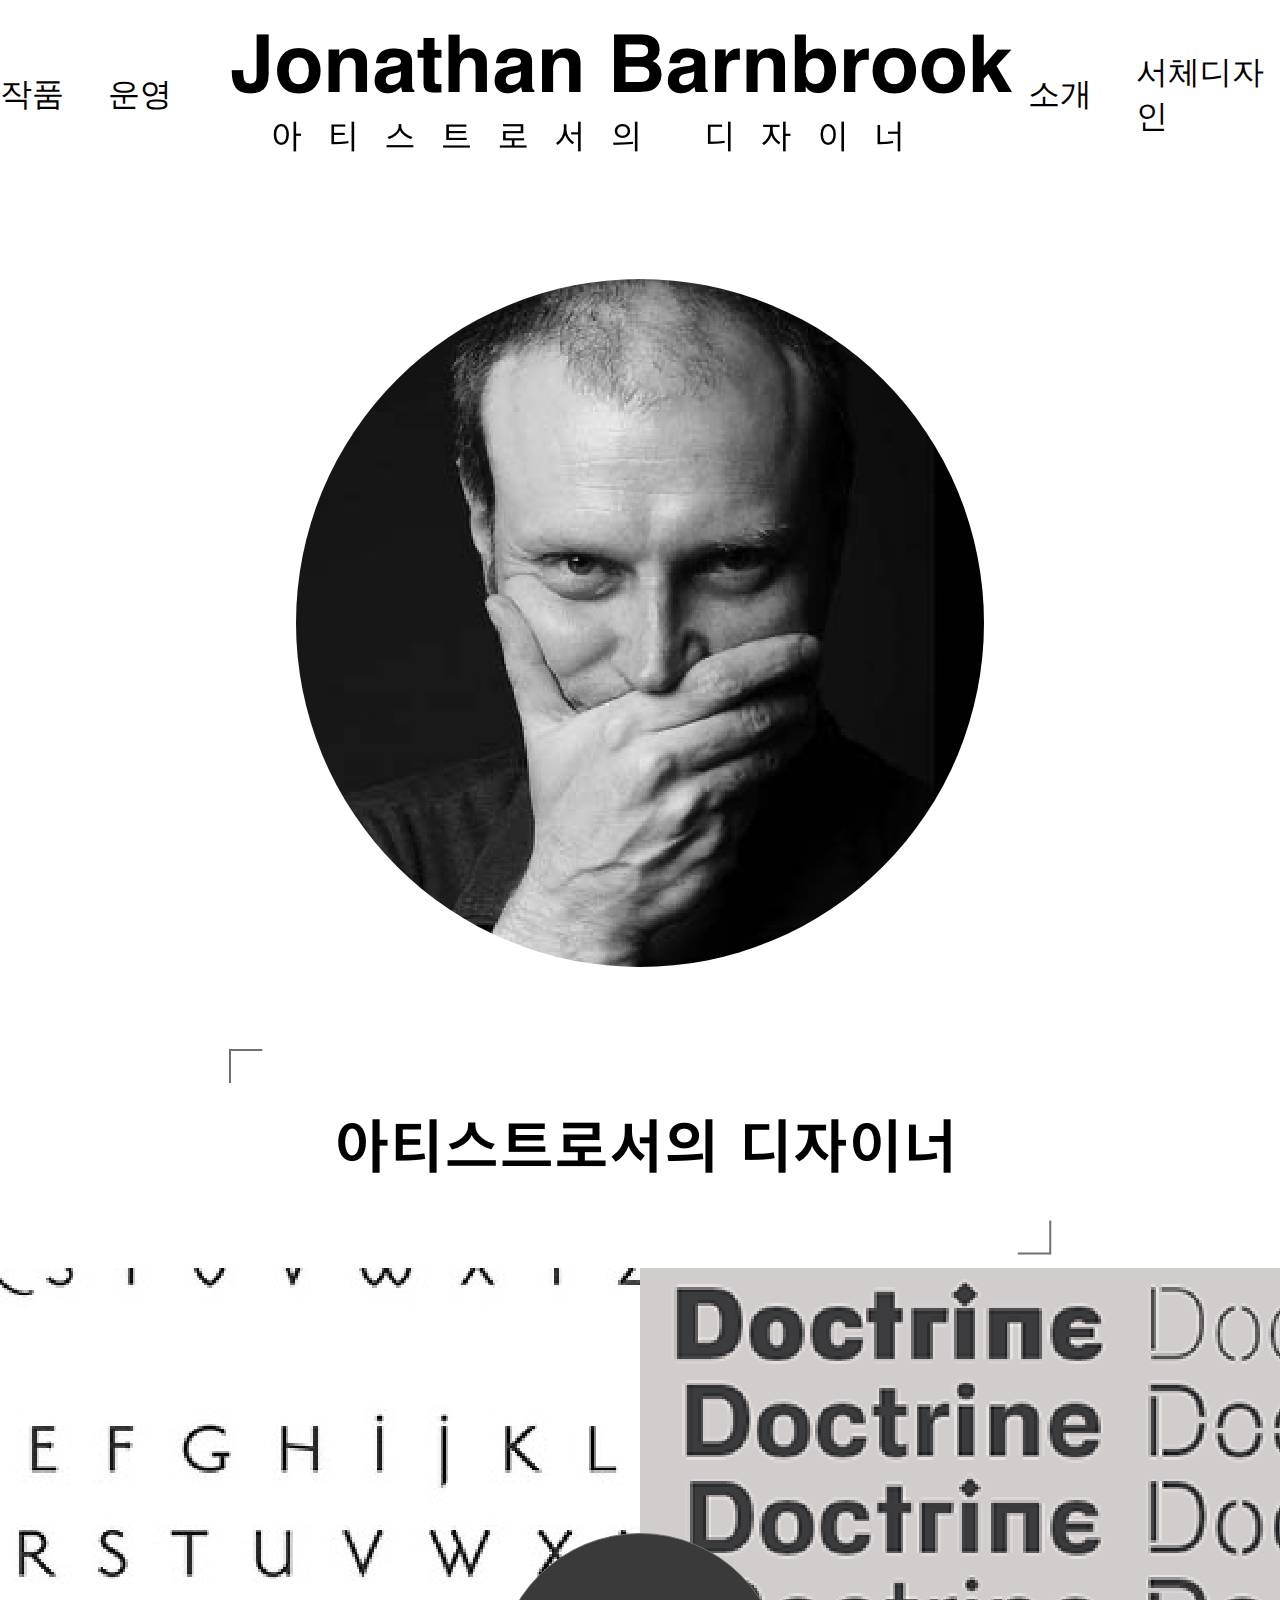
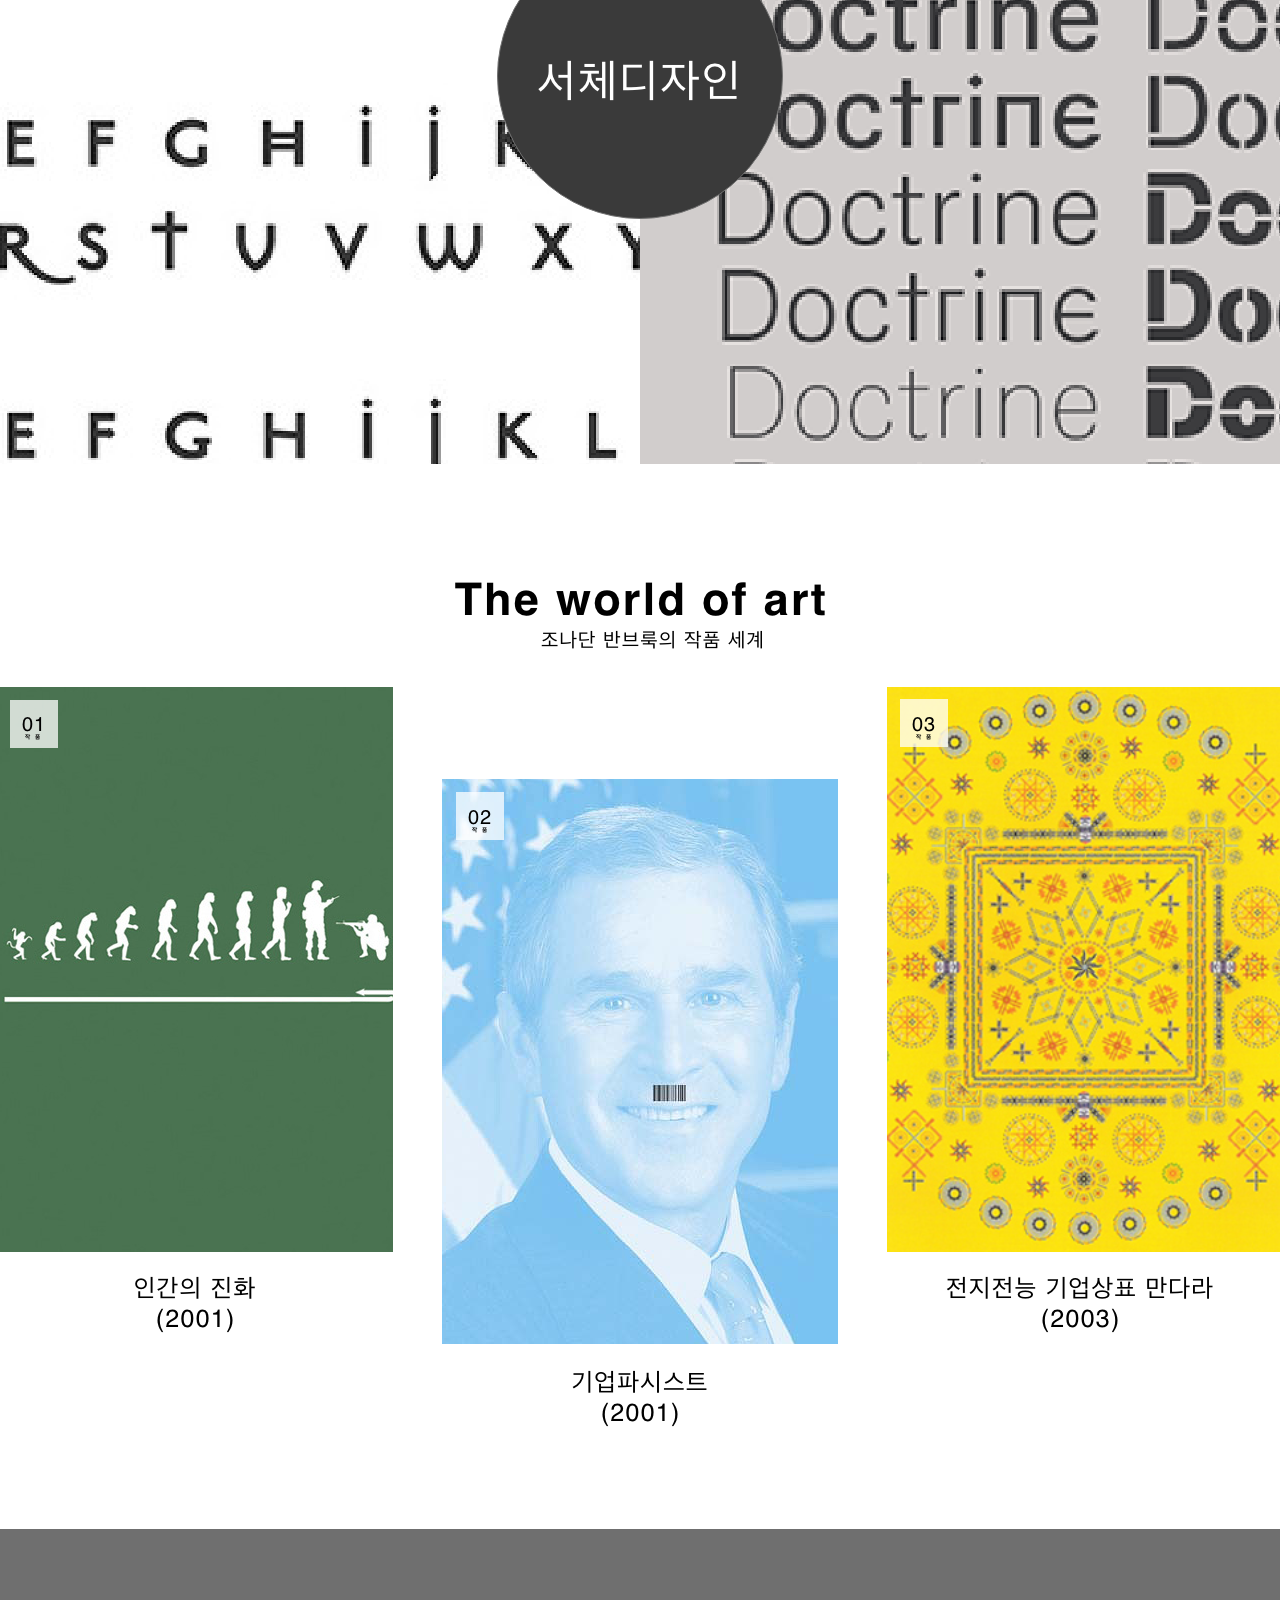
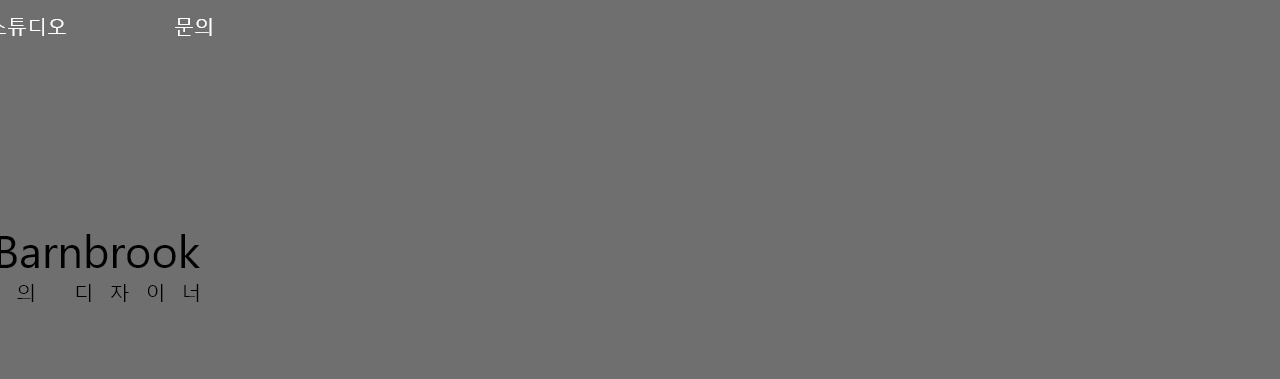
<file: index.html>
<!DOCTYPE html>
<html lang="ko" dir="ltr">
  <head>
    <meta charset="utf-8">
    <title>jonathanbarnbrook</title>
    <link rel="stylesheet" href="master.css">
  </head>
  <body>
    <header>
     <nav>
       <ul>
         <li class="menu3"><a href="sub2.html">작품</a></li>
         <li class="menu3"><a href="sub3.html">운영</a></li>
         <li class="menu1"><img src="img/logo_01.png" alt="logo"></li>
         <li class="menu3"><a href="sub1.html">소개</a></li>
         <li class="menu4"><a href="sub.html">서체디자인</a></li>
      </ul>
     </nav>
    </header>
  <section>
    <div class="main">
     <img src="img/main_face_01.png" alt="메인얼굴">
   </div>

<div class="letter">
  <img src="img/main_letter_01.png" alt="메인글귀">
</div>

<div class="design">
  <img src="img/main_meua_01.png" alt="서체디자인">
</div>

<div class="worldart">
  <img src="img/main_meua_02.png" alt="서브글귀">
</div>

<div class="art">
  <img src="img/main_photo_02.png" alt="작품">
</div>

<div class="gray">
  <img src="img/main_meua_04.png" alt="">

</div>





 </section>
 <footer>
 </footer>
  </body>
</html>
</file>
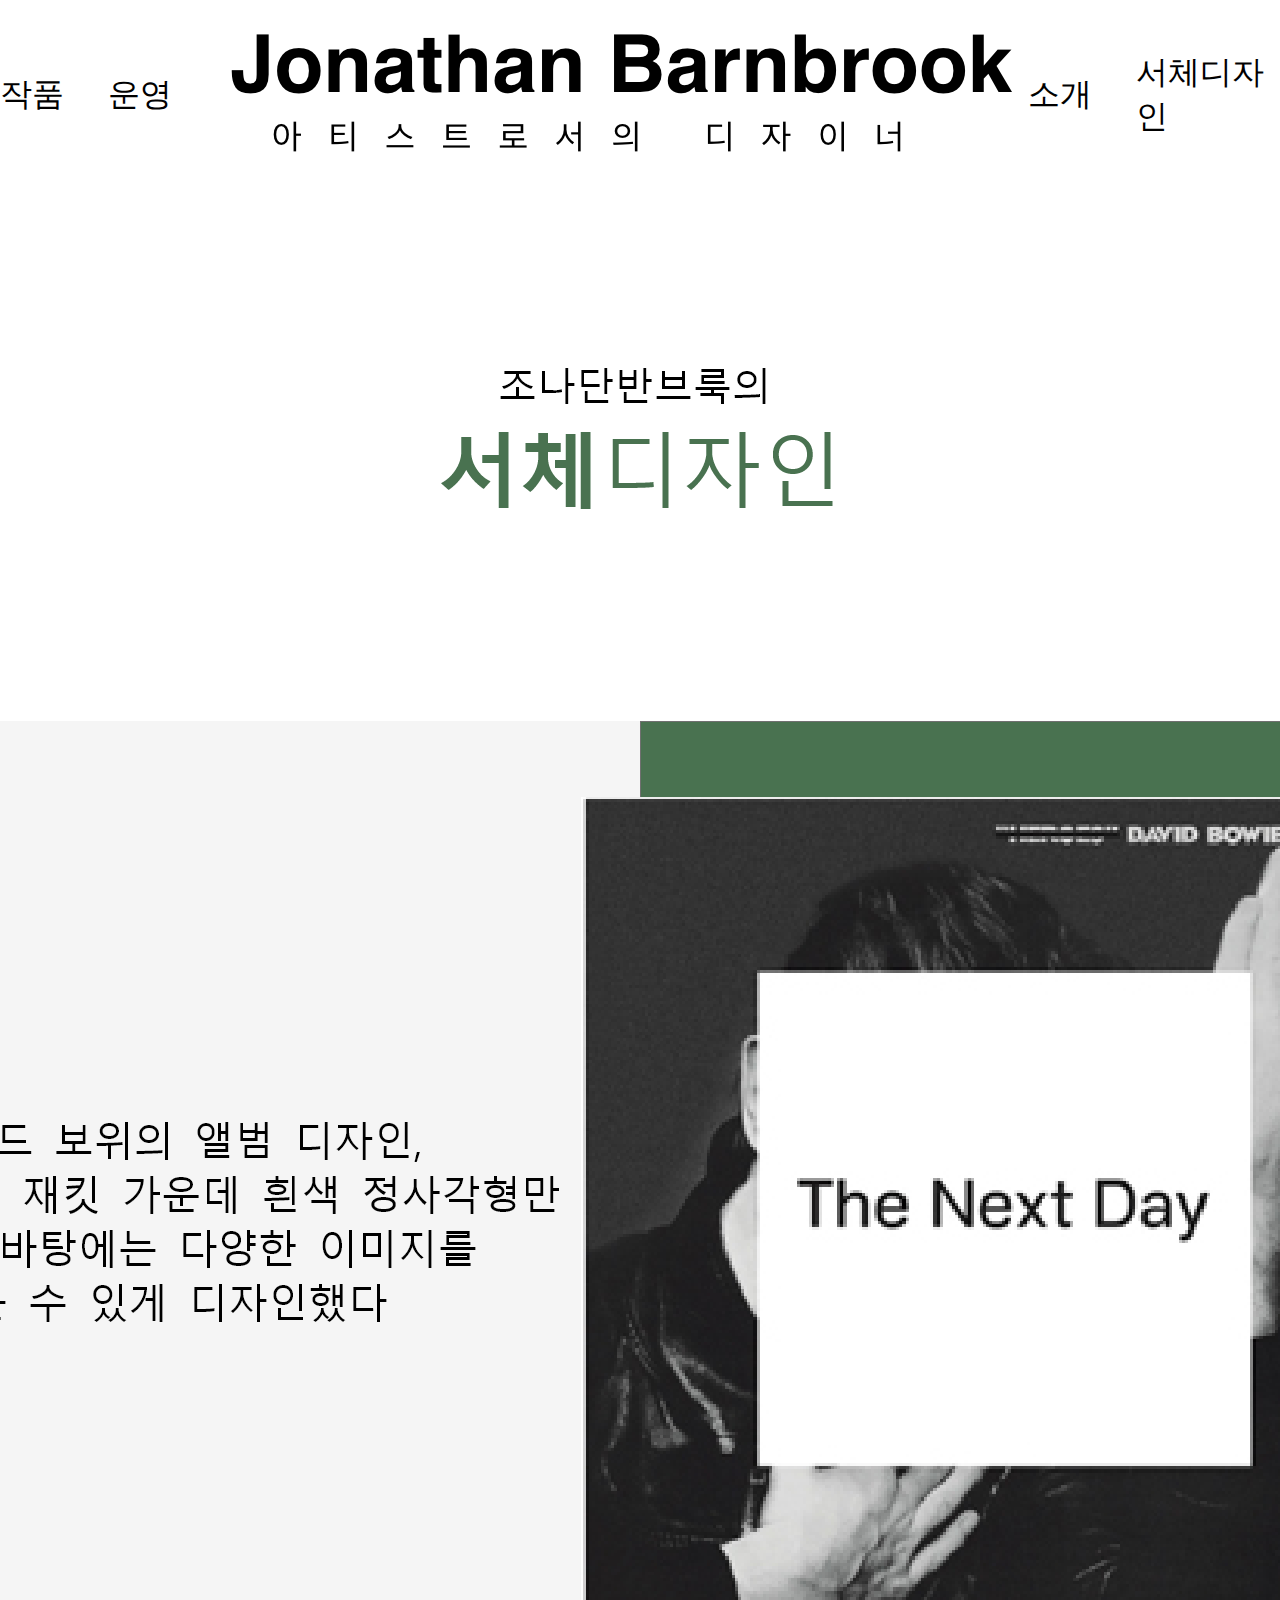
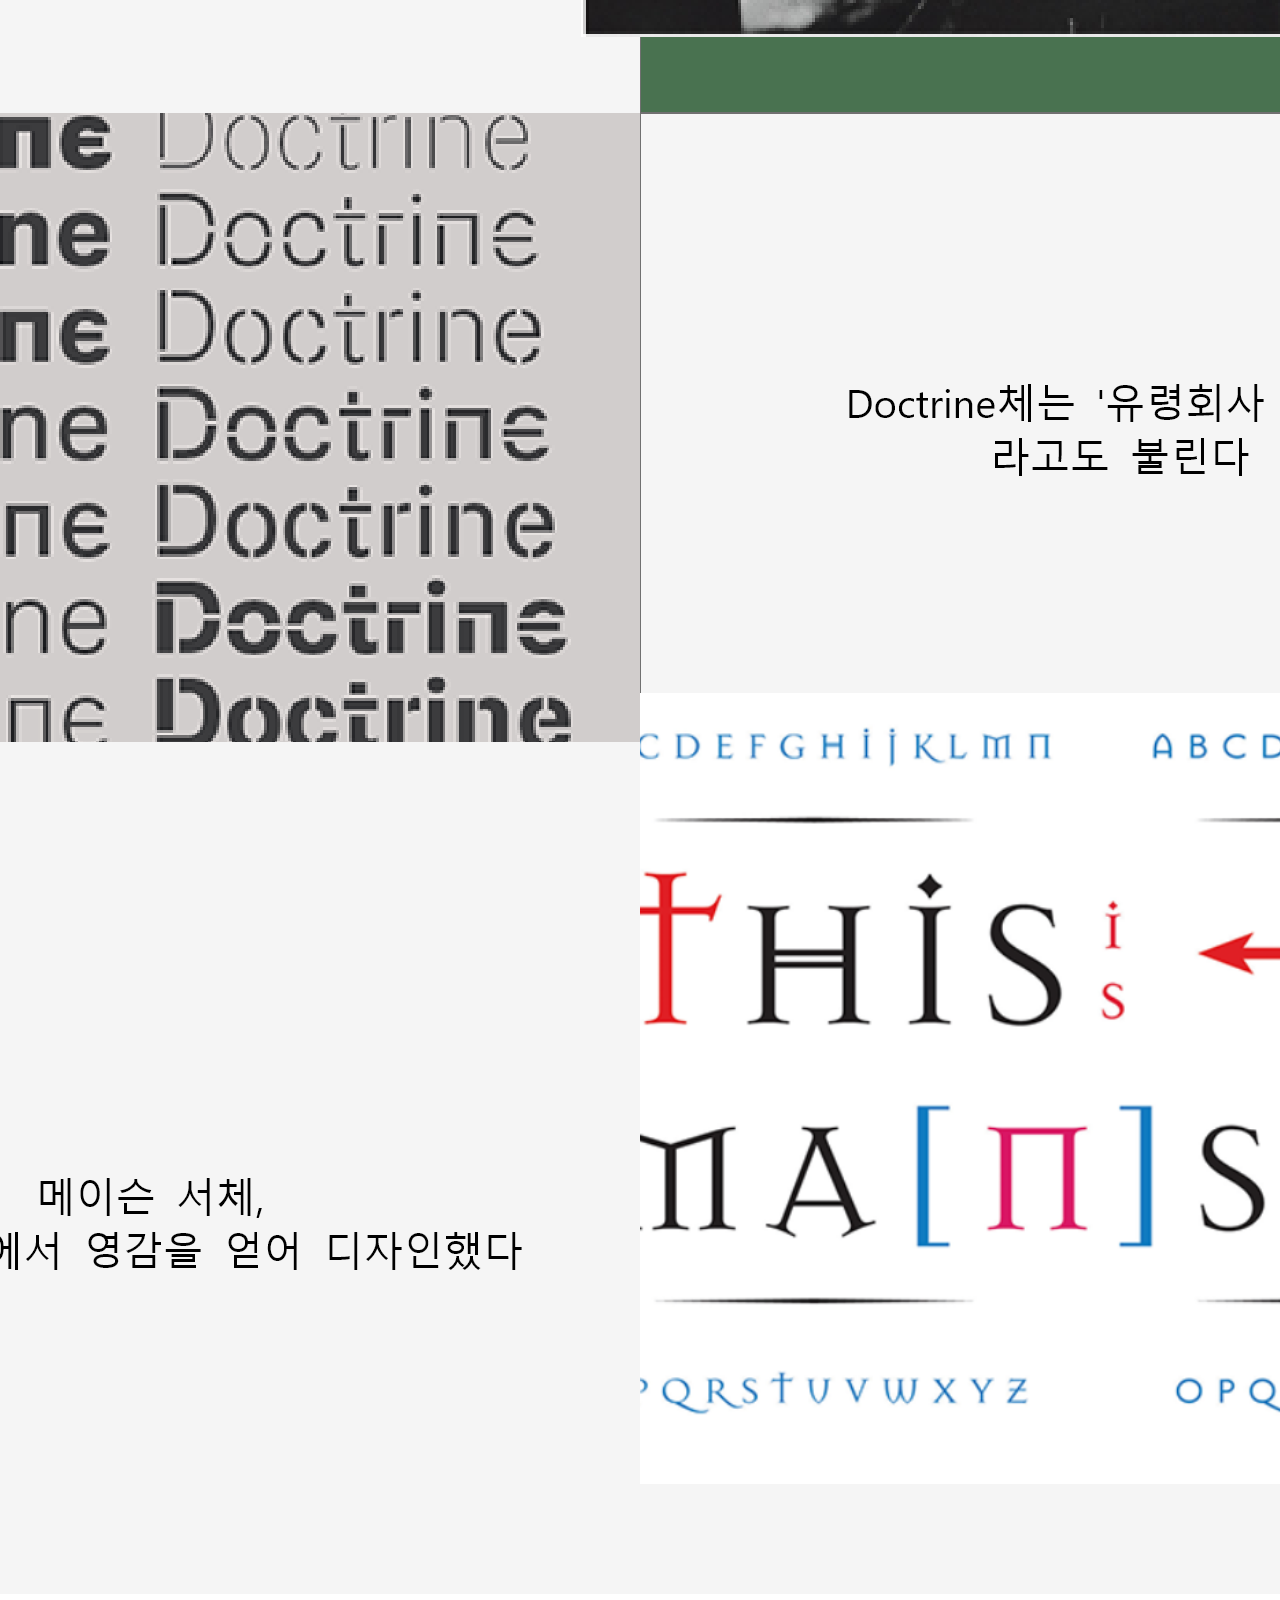
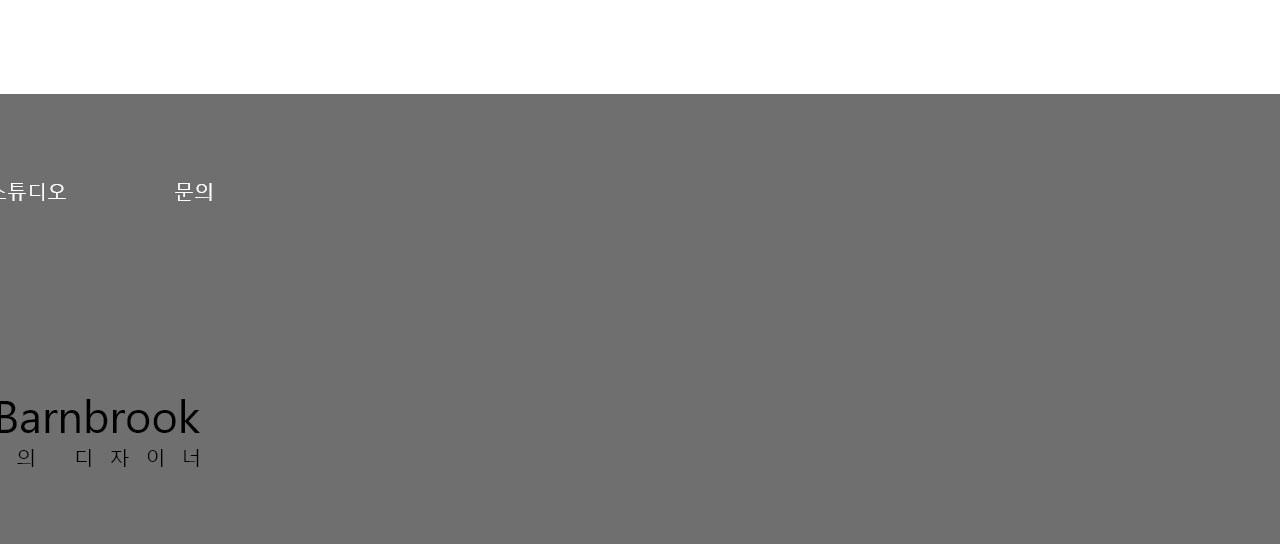
<file: sub.html>
<!DOCTYPE html>
<html lang="ko" dir="ltr">
  <head>
    <meta charset="utf-8">
    <title>sub_02</title>
    <link rel="stylesheet" href="master2.css">
  </head>
  <body>
    <header>
     <nav>
       <ul>
         <li class="menu3"><a href="sub2.html">작품</a></li>
         <li class="menu3"><a href="sub3.html">운영</a></li>
         <li class="menu1"><img src="img/logo_01.png" alt="logo"></li>
         <li class="menu3"><a href="sub1.html">소개</a></li>
         <li class="menu4"><a href="sub.html">서체디자인</a></li>
      </ul>
     </nav>
    </header>
    <section>
      <div class="design2">
        <img src="img/3page_letter.png" alt="design2">
      </div>
        <div class="box123">
          <img src="img/3page_box123.png" alt="box123">
        </div>

        <div class="gray">
          <img src="img/main_meua_04.png" alt="">

        </div>

  </section>


  </body>
</html>
</file>
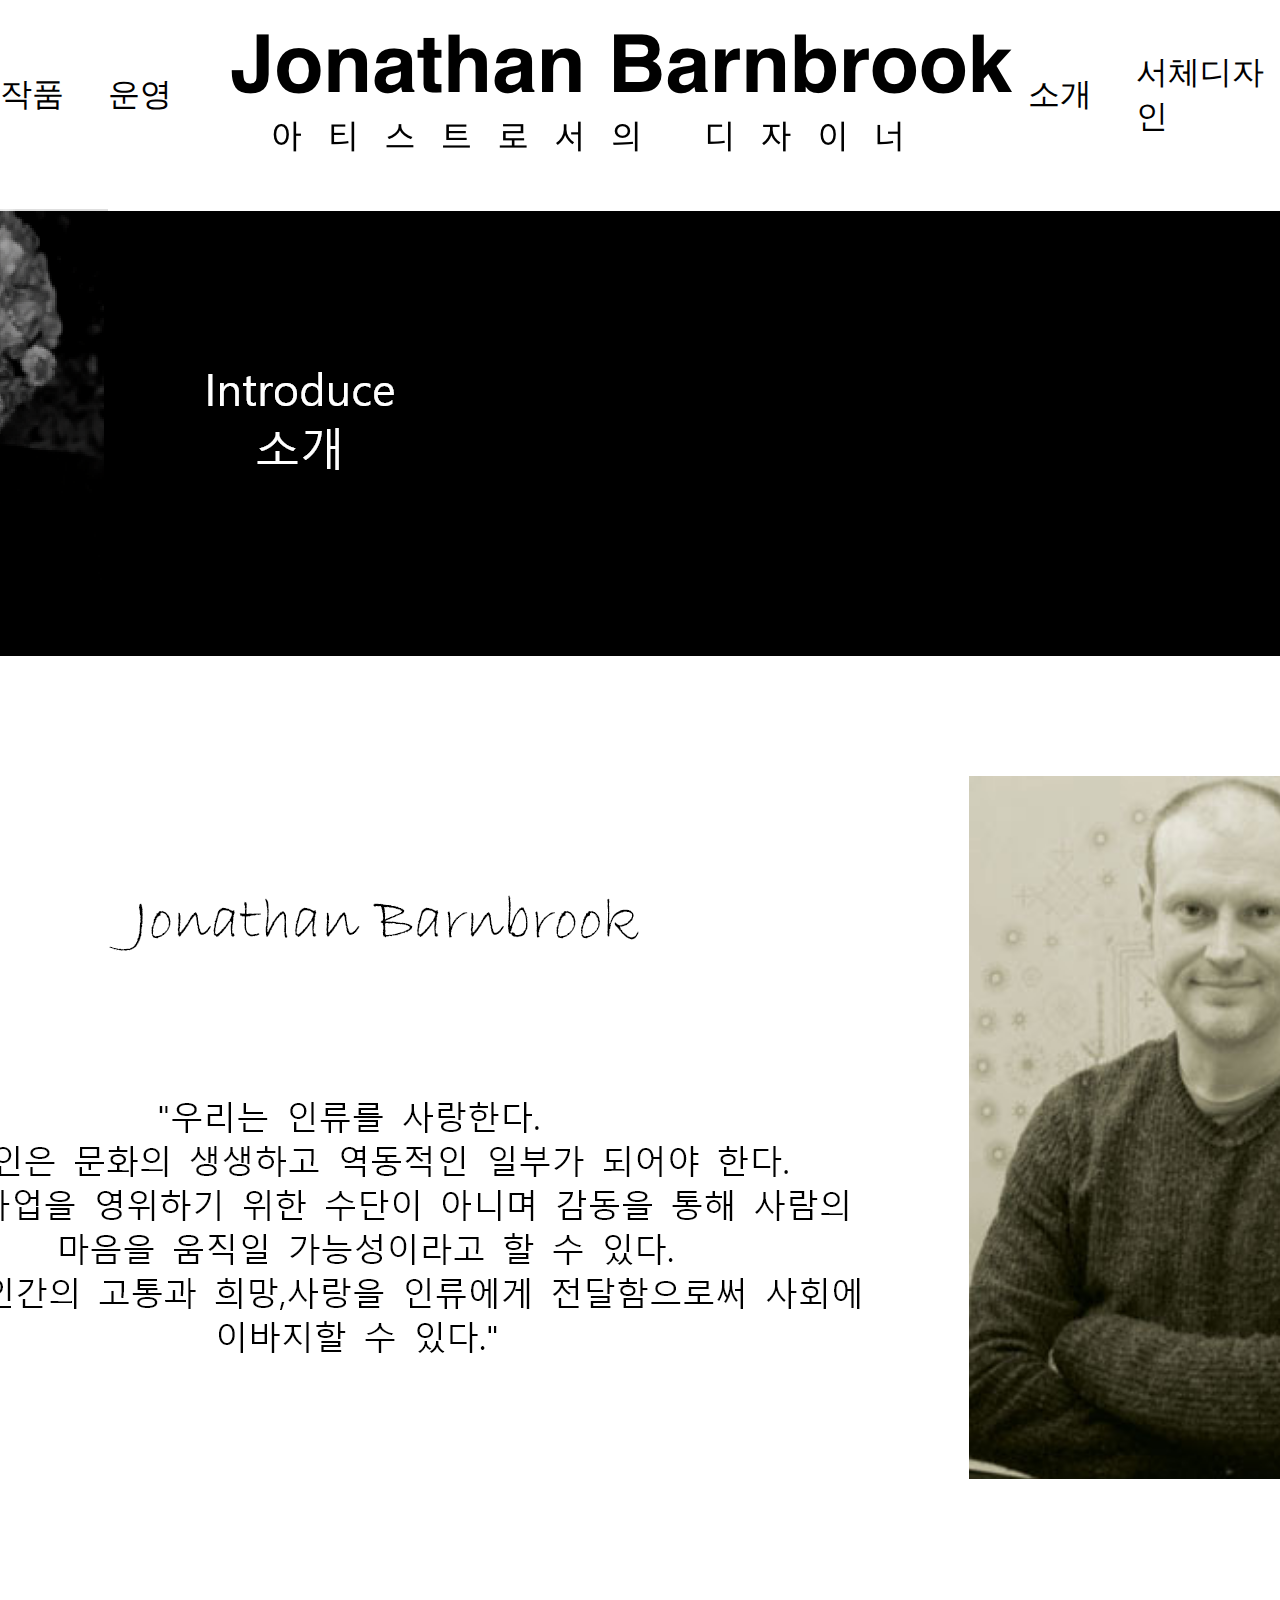
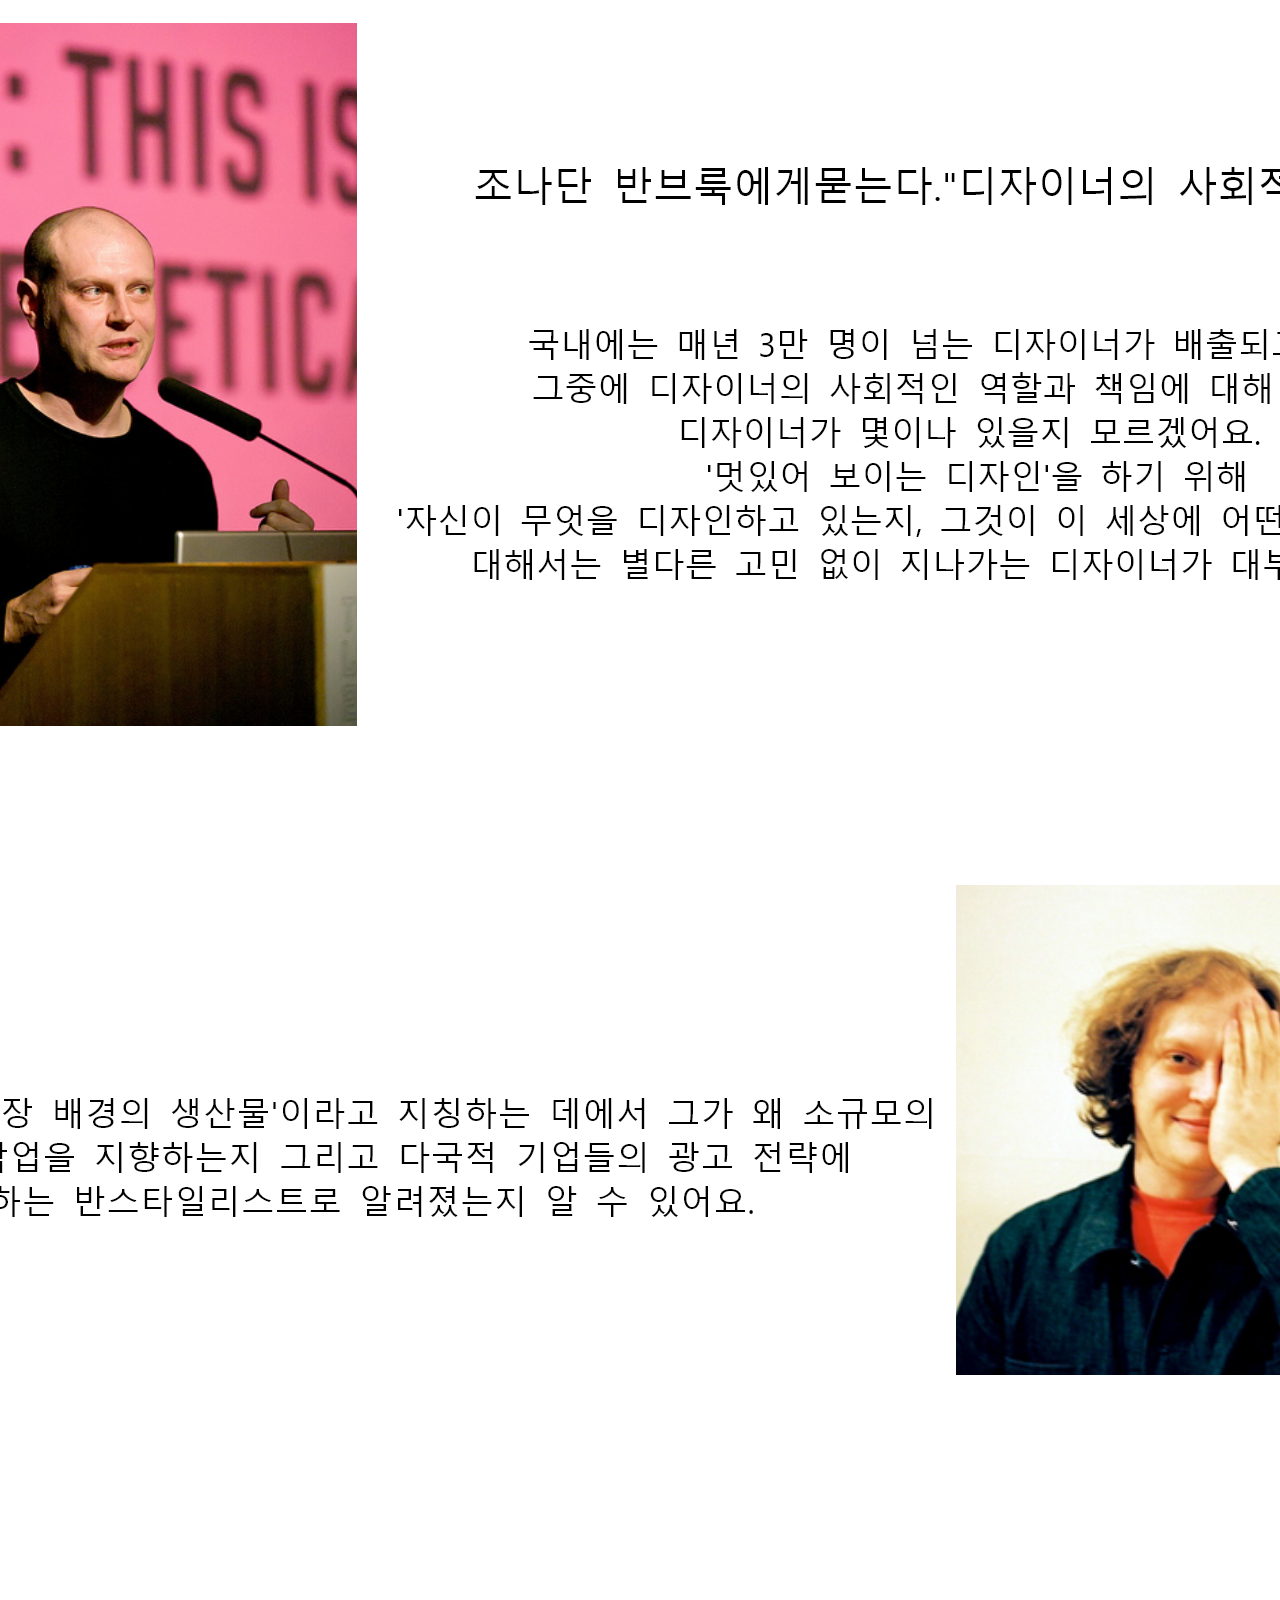
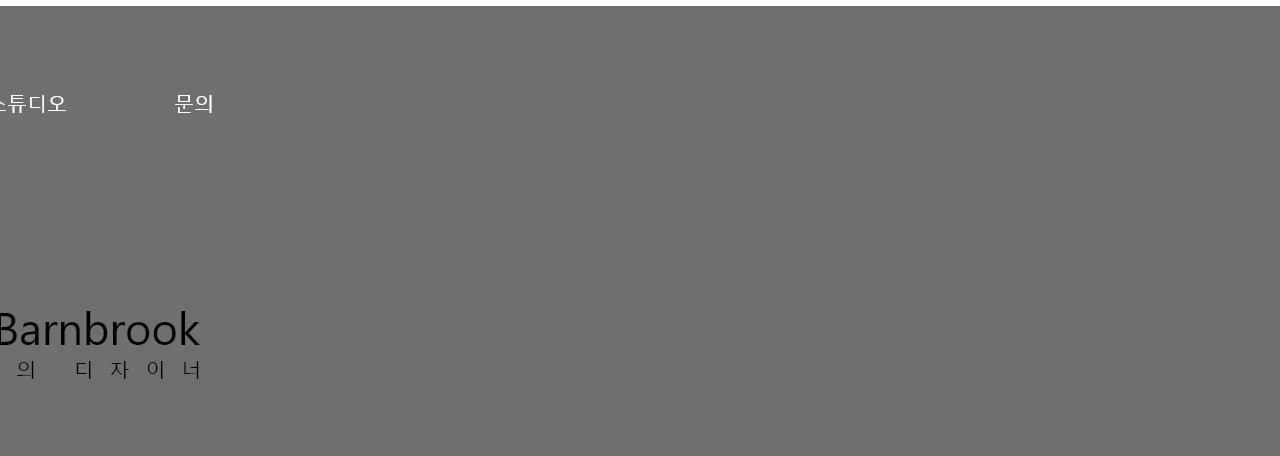
<file: sub1.html>
<!DOCTYPE html>
<html lang="ko" dir="ltr">
  <head>
    <meta charset="utf-8">
    <title>sub1</title>
    <link rel="stylesheet" href="master1.css">
  </head>
  <body>
    <header>
     <nav>
       <ul>
         <li class="menu3"><a href="sub2.html">작품</a></li>
         <li class="menu3"><a href="sub3.html">운영</a></li>
         <li class="menu1"><img src="img/logo_01.png" alt="logo"></li>
         <li class="menu3"><a href="sub1.html">소개</a></li>
         <li class="menu4"><a href="sub.html">서체디자인</a></li>
      </ul>
     </nav>
    </header>
    <section>
<div class="box1">
  <img src="img/2page_box1.png" alt="box1">
</div>
  <div class="box2">
    <img src="img/2page_box2.png" alt="box2">

  </div>

  <div class="gray">
    <img src="img/main_meua_04.png" alt="">

  </div>
    </section>



























  </body>
</html>
</file>
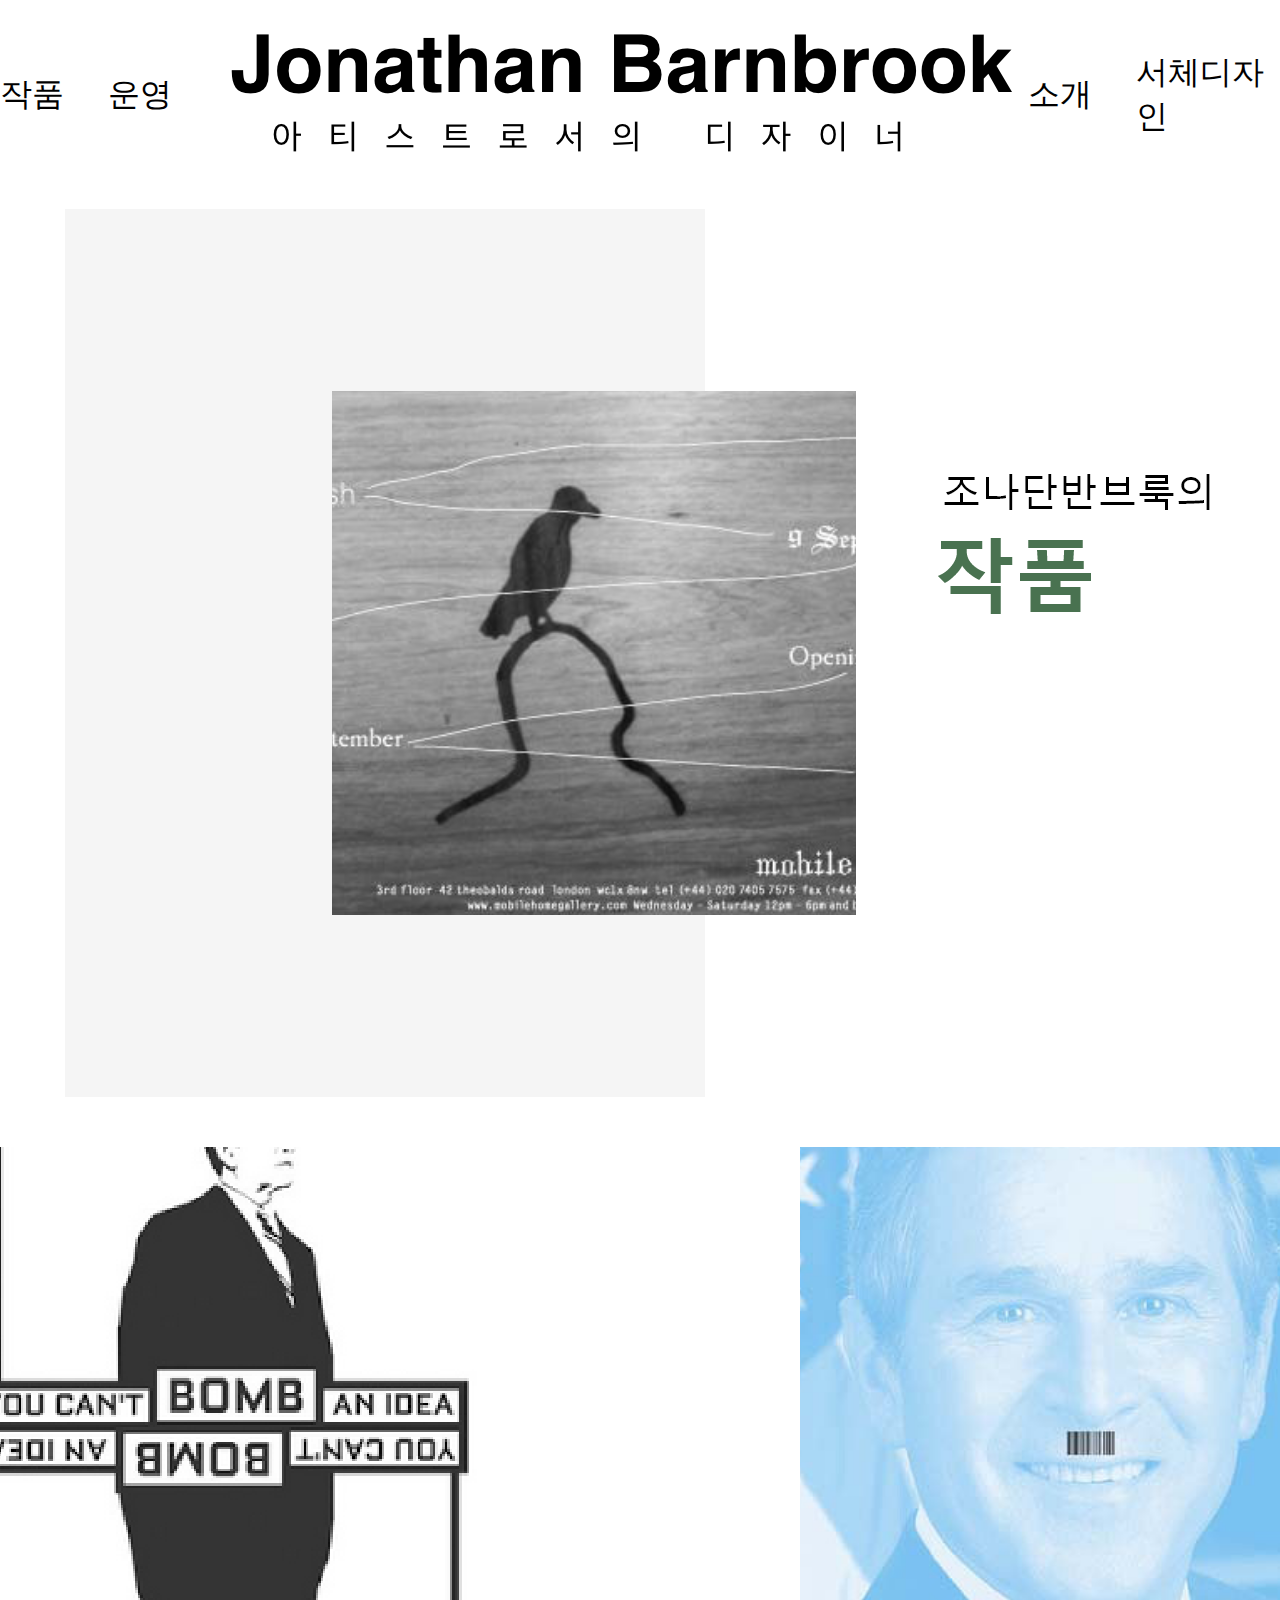
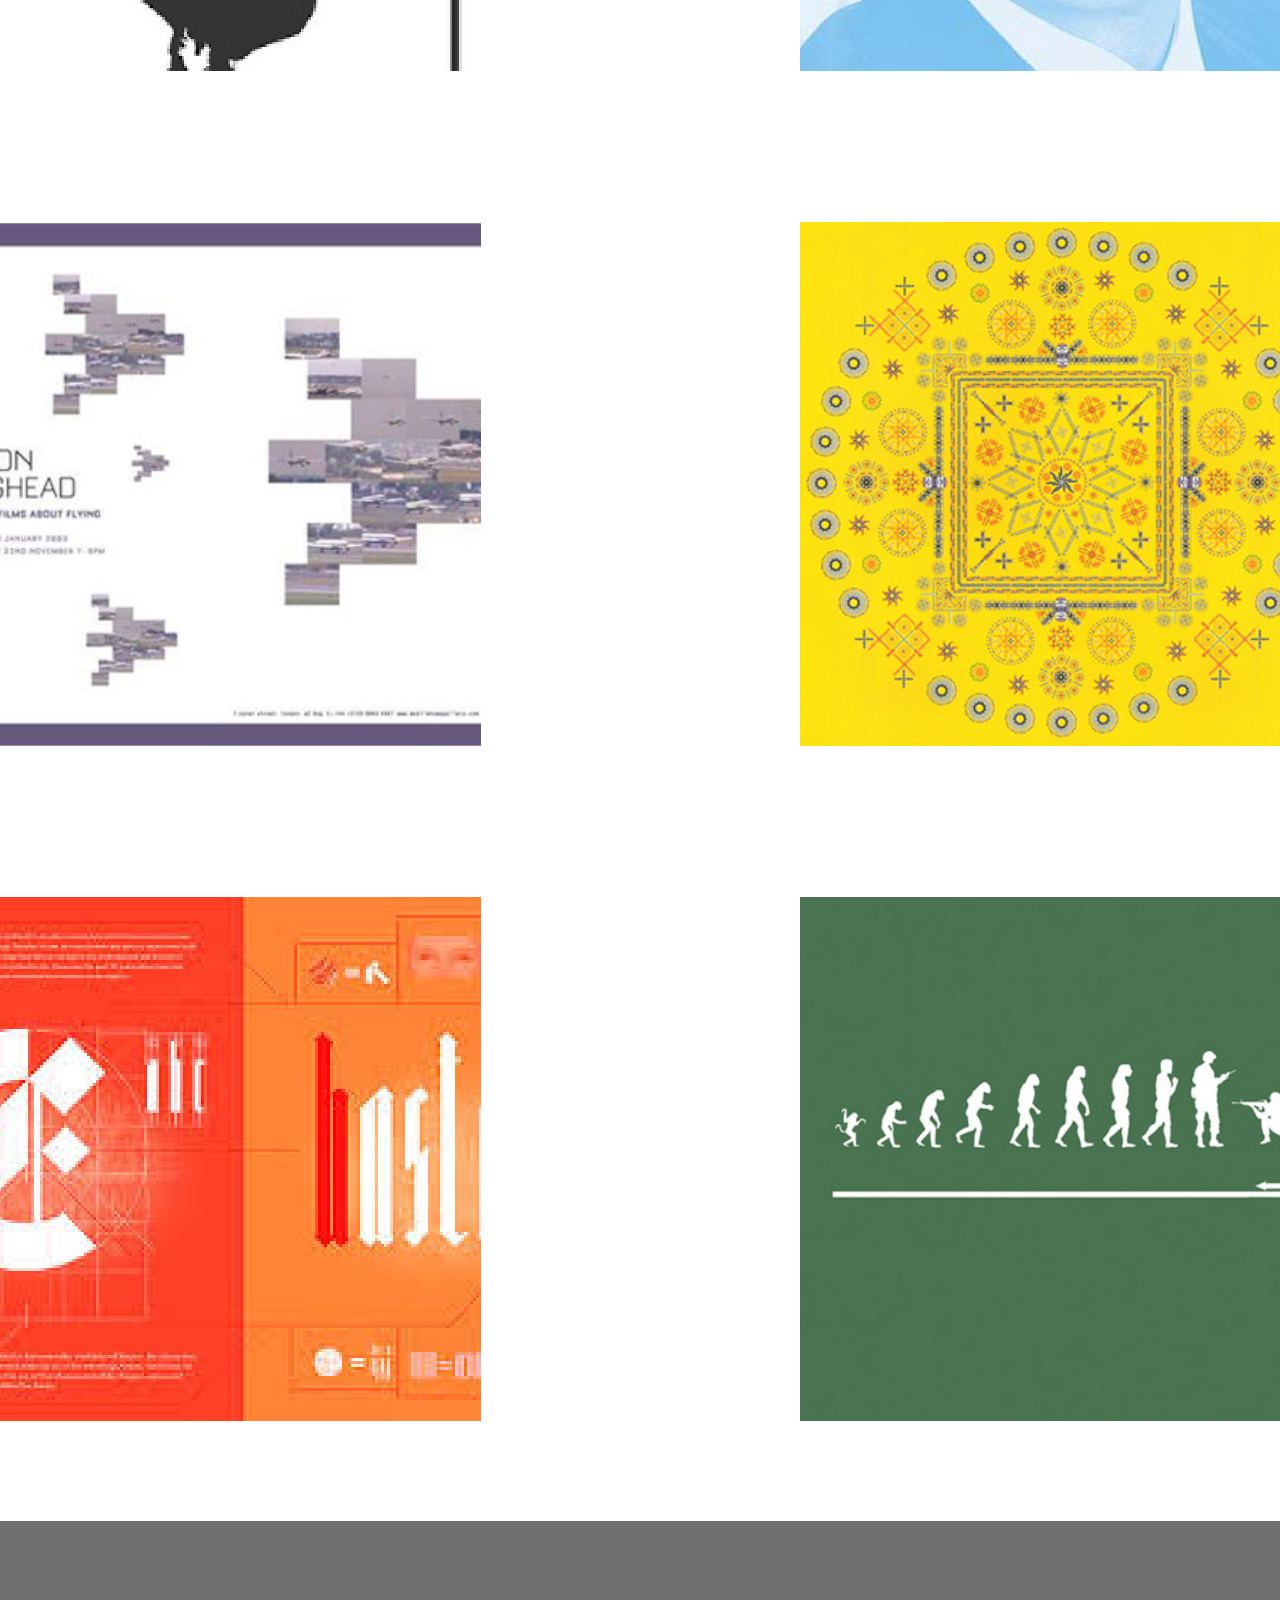
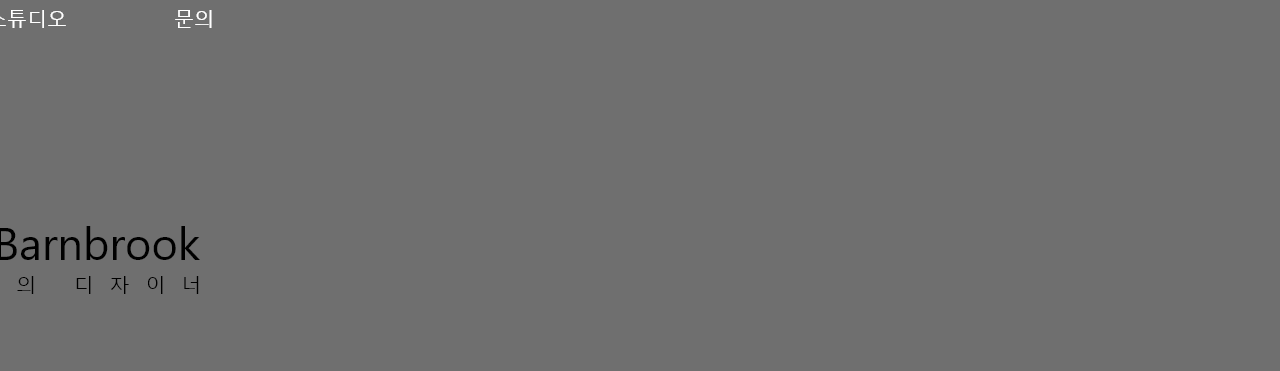
<file: sub2.html>
<!DOCTYPE html>
<html lang="ko" dir="ltr">
  <head>
    <meta charset="utf-8">
    <title>sub_03</title>
    <link rel="stylesheet" href="master3.css">
  </head>
  <body>
    <header>
     <nav>
       <ul>
         <li class="menu3"><a href="sub2.html">작품</a></li>
         <li class="menu3"><a href="sub3.html">운영</a></li>
         <li class="menu1"><img src="img/logo_01.png" alt="logo"></li>
         <li class="menu3"><a href="sub1.html">소개</a></li>
         <li class="menu4"><a href="sub.html">서체디자인</a></li>
      </ul>
     </nav>
    </header>
    <section>
      <div class="box1">
        <img src="img/4page_box1.png" alt="box1">
  </div>

     <div class="box2">
       <img src="img/4page_box2.png" alt="box2">

  </div>

  <div class="gray">
    <img src="img/main_meua_04.png" alt="">

  </div>










</section>










  </body>
</html>
</file>
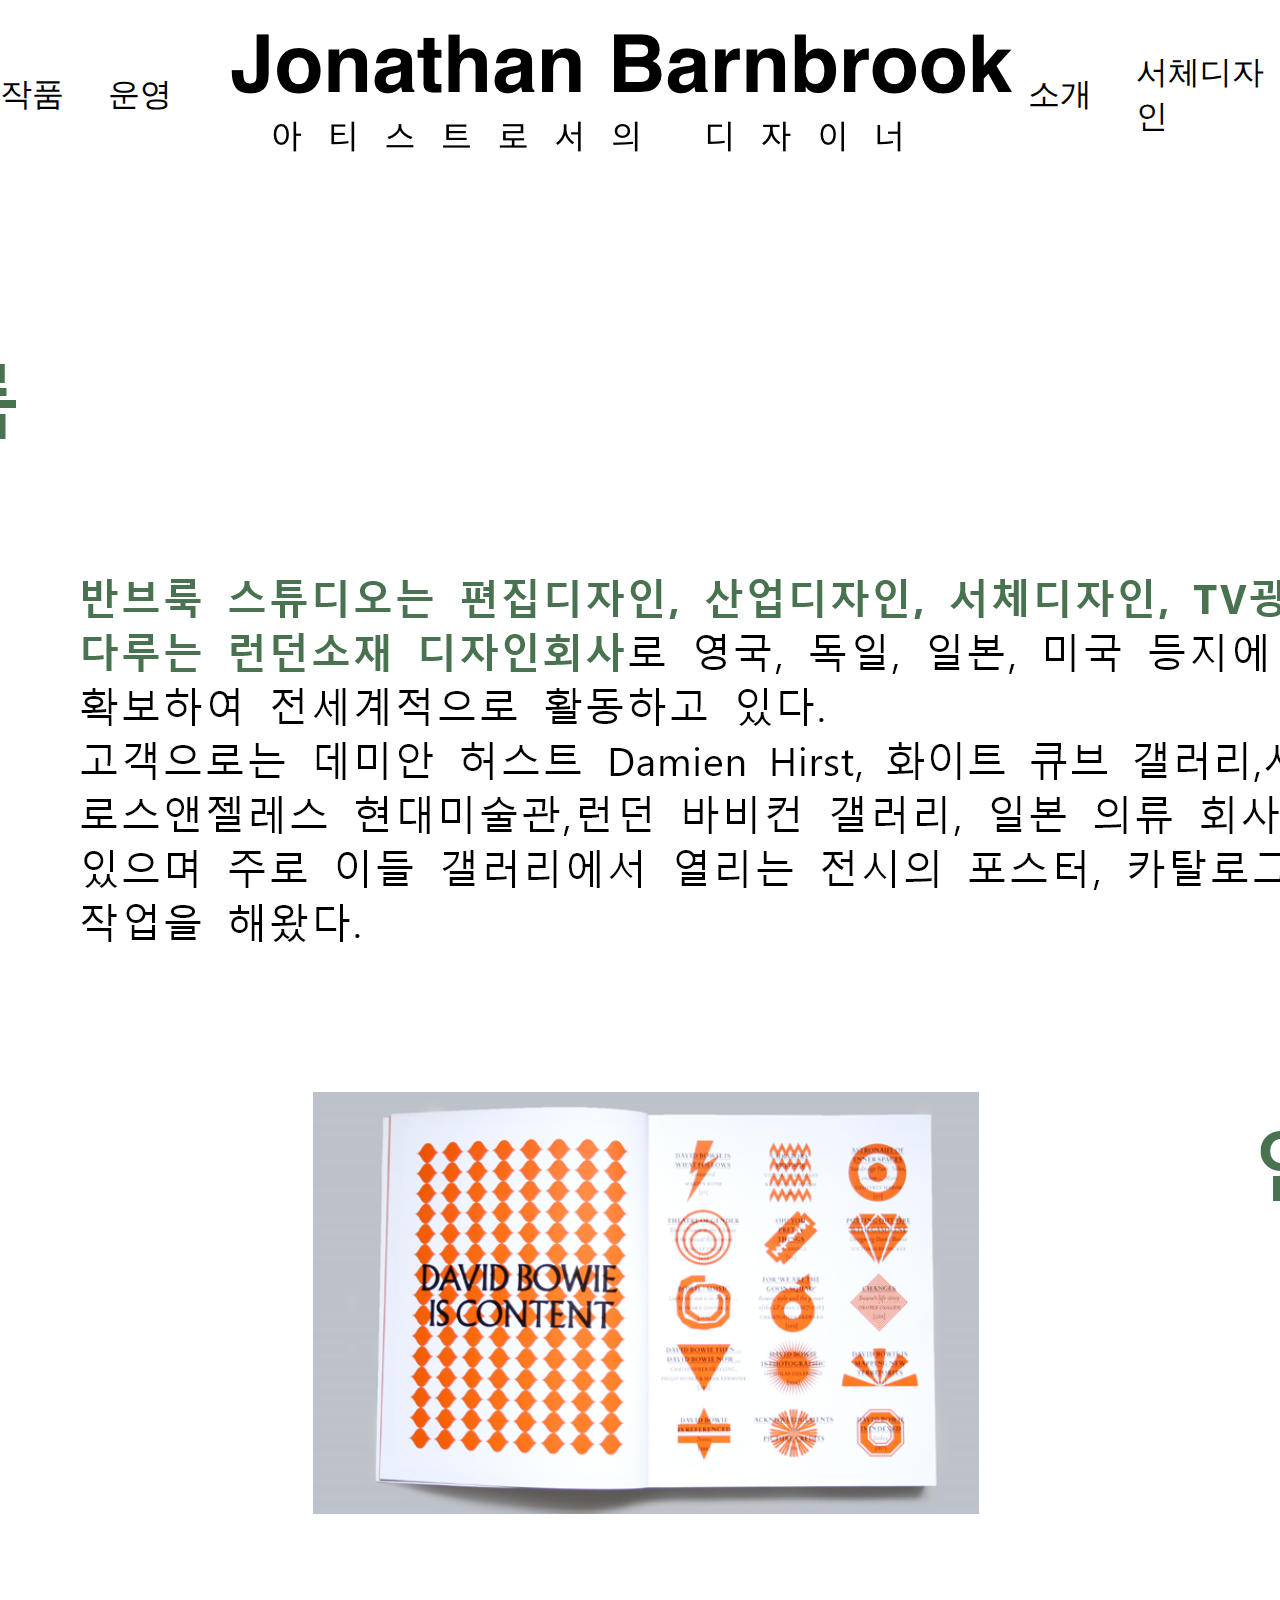
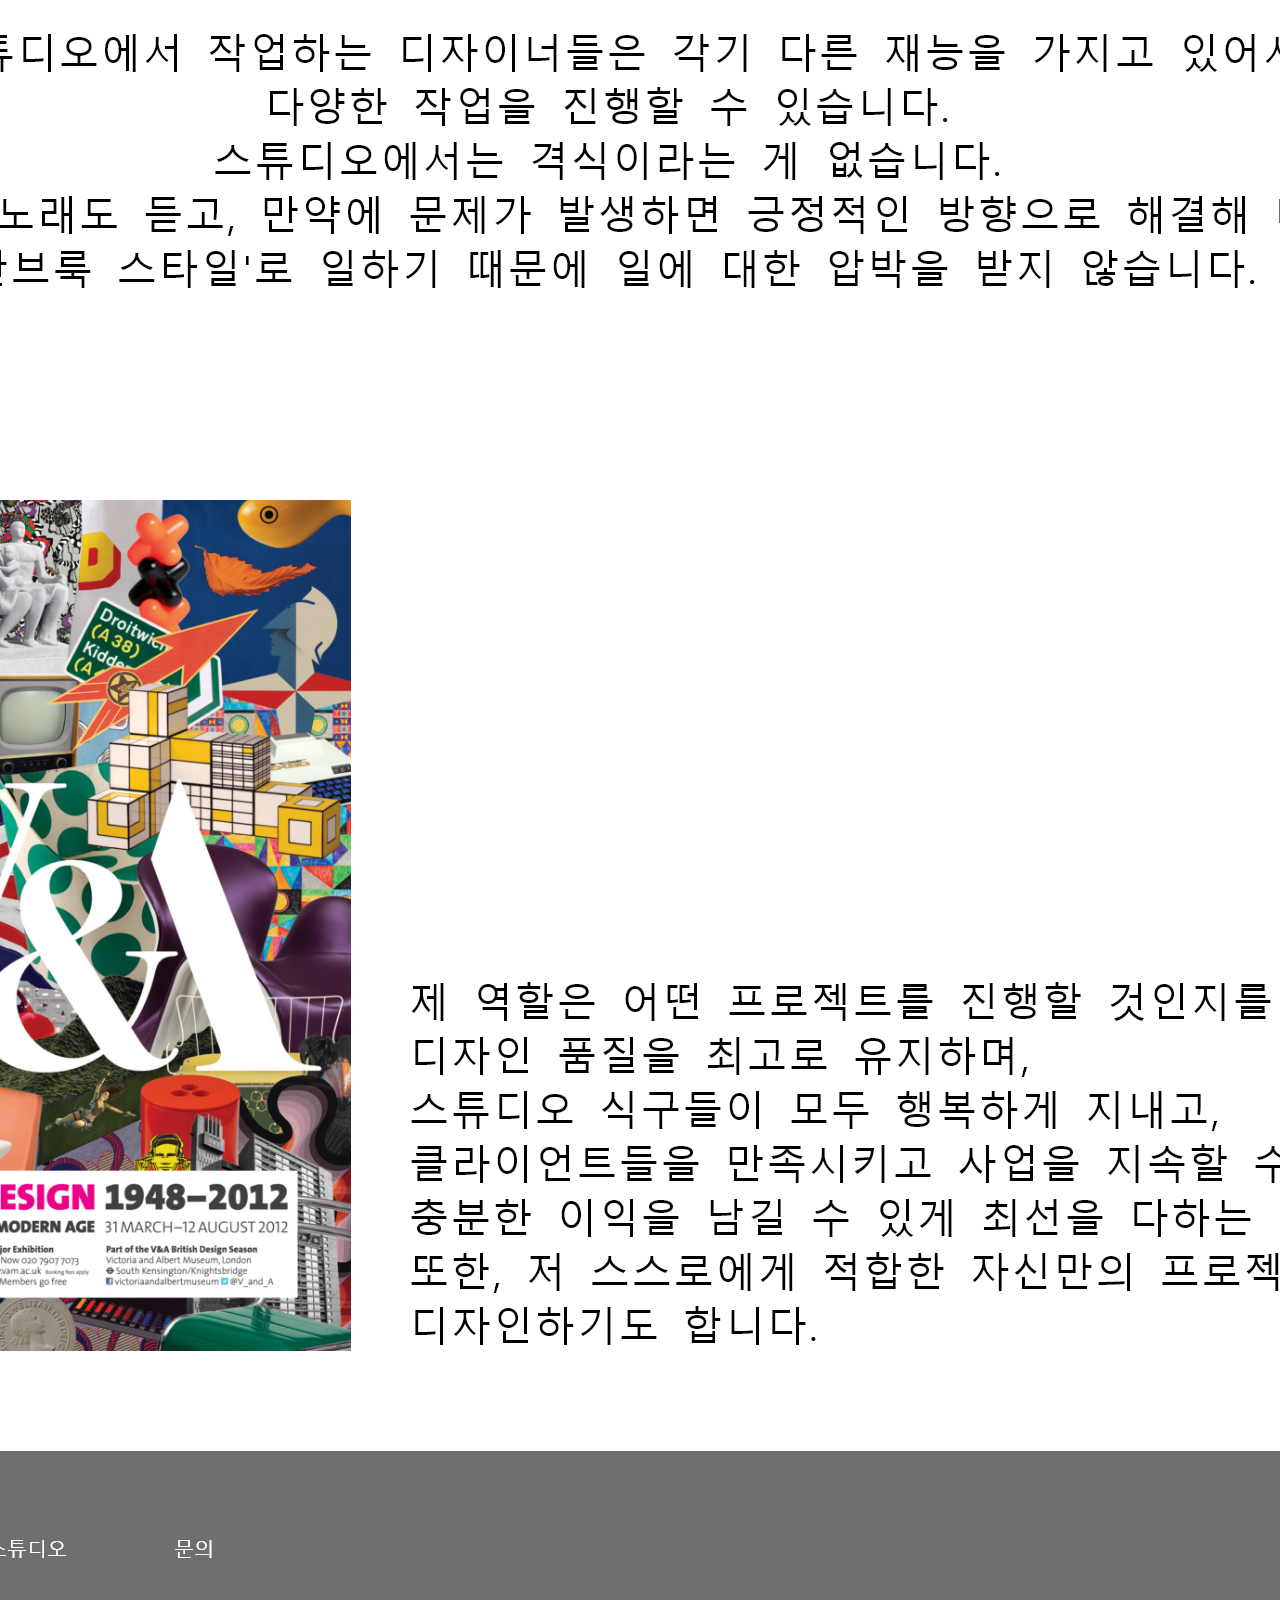
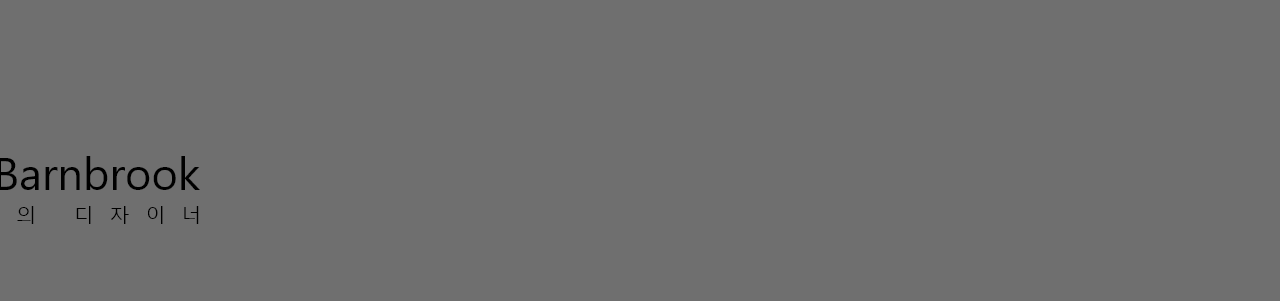
<file: sub3.html>
<!DOCTYPE html>
<html lang="ko" dir="ltr">
  <head>
    <meta charset="utf-8">
    <title>sub4</title>
    <link rel="stylesheet" href="master4.css">
  </head>
  <body>
    <header>
     <nav>
       <ul>
         <li class="menu3"><a href="sub2.html">작품</a></li>
         <li class="menu3"><a href="sub3.html">운영</a></li>
         <li class="menu1"><img src="img/logo_01.png" alt="logo"></li>
         <li class="menu3"><a href="sub1.html">소개</a></li>
         <li class="menu4"><a href="sub.html">서체디자인</a></li>
      </ul>
     </nav>
    </header>
    <section>
      <div class="box1">
        <img src="img/5page_box_01.png" alt="box1">

      </div>

      <div class="gray">
        <img src="img/main_meua_04.png" alt="">

      </div>

    </section>
  </body>
</html>
</file>
<file: master.css>
*{margin: 0;padding: 0;text-decoration: none;}

  header nav ul{
    display: flex;
    justify-content: center;
    align-items: center;
    padding-top: 30px;
  }

  header nav ul li{
      list-style: none;
    }

  header nav ul li a{
    color: #000000;
    text-transform: uppercase;
    font-family: 'Segoe UI', sans-serif;
    font-size: 2em;
  }

header nav.submeuu{
  display: none;
}

header nav a:hover{
  color: #497250;
}
  .menu1{width: 900px;display: flex;justify-content: center;}
  .menu3{width: 120px;}
  .meun4{background-color: #497250;
  width: }

  .main{
  width: 100%;
  height: 688px;
  display: flex;
  justify-content: center;
  align-items: center;
  padding-top: 120px;
  }

  .letter{
  width: 100%;
  height: 210.54px;
  display: flex;
  justify-content: center;
  align-items: center;
  padding-top: 80px;
  }

  .design{
  width: 100%;
  height: 796px;
  display: flex;
  justify-content: center;
  align-items: center;
  padding-top: 20px;
  background-image: url('img/main_photo_01.png');
  justify-content: center;
  align-items: center;
  background-position: center;
  background-repeat: no-repeat;
  }

  .worldart{
    width: 100%;
    height: 112px;
    display: flex;
    justify-content: center;
    align-items: center;
    padding-top: 100px;
  }
.art{
  width: 100%;
  height: 743px;
  display: flex;
  justify-content: center;
  align-items: center;
}

.gray{
  width: 100%;
  height: 450px;
  display: flex;
  justify-content: center;
  align-items: center;
  padding-top: 100px;
}
</file>
<file: master2.css>
*{margin: 0;padding: 0;text-decoration: none;}

  header nav ul{
    display: flex;
    justify-content: center;
    align-items: center;
    padding-top: 30px;
  }

  header nav ul li{
      list-style: none;
    }

  header nav ul li a{
    color: #000000;
    text-transform: uppercase;
    font-family: 'Segoe UI', sans-serif;
    font-size: 2em;
  }

  header nav.submeuu{
    display: none;
  }

  header nav a:hover{
    color: #497250;
  }

  .menu1{width: 900px;display: flex;justify-content: center;}
  .menu3{width: 120px;}
  .meun4{background-color: #497250;
  width: }

.design2{
  width: 100%;
  height: 162px;
  display: flex;
  justify-content: center;
  align-items: center;
  padding-top: 200px;
}

.box123{
  width: 100%;
  height: 2473px;
  display: flex;
  justify-content: center;
  align-items: center;
  padding-top: 200px;
}

.gray{
  width: 100%;
  height: 450px;
  display: flex;
  justify-content: center;
  align-items: center;
  padding-top: 100px;
}
</file>
<file: master1.css>
*{margin: 0;padding: 0;text-decoration: none;}

  header nav ul{
    display: flex;
    justify-content: center;
    align-items: center;
    padding-top: 30px;
  }

  header nav ul li{
      list-style: none;
    }

  header nav ul li a{
    color: #000000;
    text-transform: uppercase;
    font-family: 'Segoe UI', sans-serif;
    font-size: 2em;
  }

  header nav.submeuu{
    display: none;
  }

  header nav a:hover{
    color: #497250;
  }
.menu3 li:nth-last-child(-n+2){
  border-radius: 15px;
  background-color: :#497250;
}
  .menu1{width: 900px;display: flex;justify-content: center;}
  .menu3{width: 120px;}
  .meun4{background-color: #497250;
  width: }

.box1{
  width: 100%;
  height: 447px;
  display: flex;
  justify-content: center;
  align-items: center;
  padding-top: 50px;
}

.box2{
  width: 100%;
  height: 2330px;
  display: flex;
  justify-content: center;
  align-items: center;
  padding-top: 120px;
}

.gray{
  width: 100%;
  height: 450px;
  display: flex;
  justify-content: center;
  align-items: center;
  padding-top: 100px;
}
</file>
<file: master3.css>
*{margin: 0;padding: 0;text-decoration: none;}

  header nav ul{
    display: flex;
    justify-content: center;
    align-items: center;
    padding-top: 30px;
  }

  header nav ul li{
      list-style: none;
    }

  header nav ul li a{
    color: #000000;
    text-transform: uppercase;
    font-family: 'Segoe UI', sans-serif;
    font-size: 2em;
  }

  header nav.submeuu{
    display: none;
  }

  header nav a:hover{
    color: #497250;
  }
  .menu1{width: 900px;display: flex;justify-content: center;}
  .menu3{width: 120px;}
  .meun4{background-color: #497250;
  width: }

  .box1{
    width: 100%;
    height: 888px;
    display: flex;
    justify-content: center;
    align-items: center;
    padding-top: 50px;

  }

  .box2{
    width: 100%;
    height: 1874px;
    display: flex;
    justify-content: center;
    align-items: center;
    padding-top: 50px;
  }

  .gray{
    width: 100%;
    height: 450px;
    display: flex;
    justify-content: center;
    align-items: center;
    padding-top: 100px;
  }
</file>
<file: master4.css>
*{margin: 0;padding: 0;text-decoration: none;}

  header nav ul{
    display: flex;
    justify-content: center;
    align-items: center;
    padding-top: 30px;
  }

  header nav ul li{
      list-style: none;
    }

  header nav ul li a{
    color: #000000;
    text-transform: uppercase;
    font-family: 'Segoe UI', sans-serif;
    font-size: 2em;
  }

  header nav.submeuu{
    display: none;
  }

  header nav a:hover{
    color: #497250;
  }
  .menu1{width: 900px;display: flex;justify-content: center;}
  .menu3{width: 120px;}
  .meun4{background-color: #497250;
  width: }

  .box1{
    width: 100%;
    height: 2642px;
    display: flex;
    justify-content: center;
    align-items: center;
    padding-top: 150px;
  }

  .gray{
    width: 100%;
    height: 450px;
    display: flex;
    justify-content: center;
    align-items: center;
    padding-top: 100px;
  }
</file>
